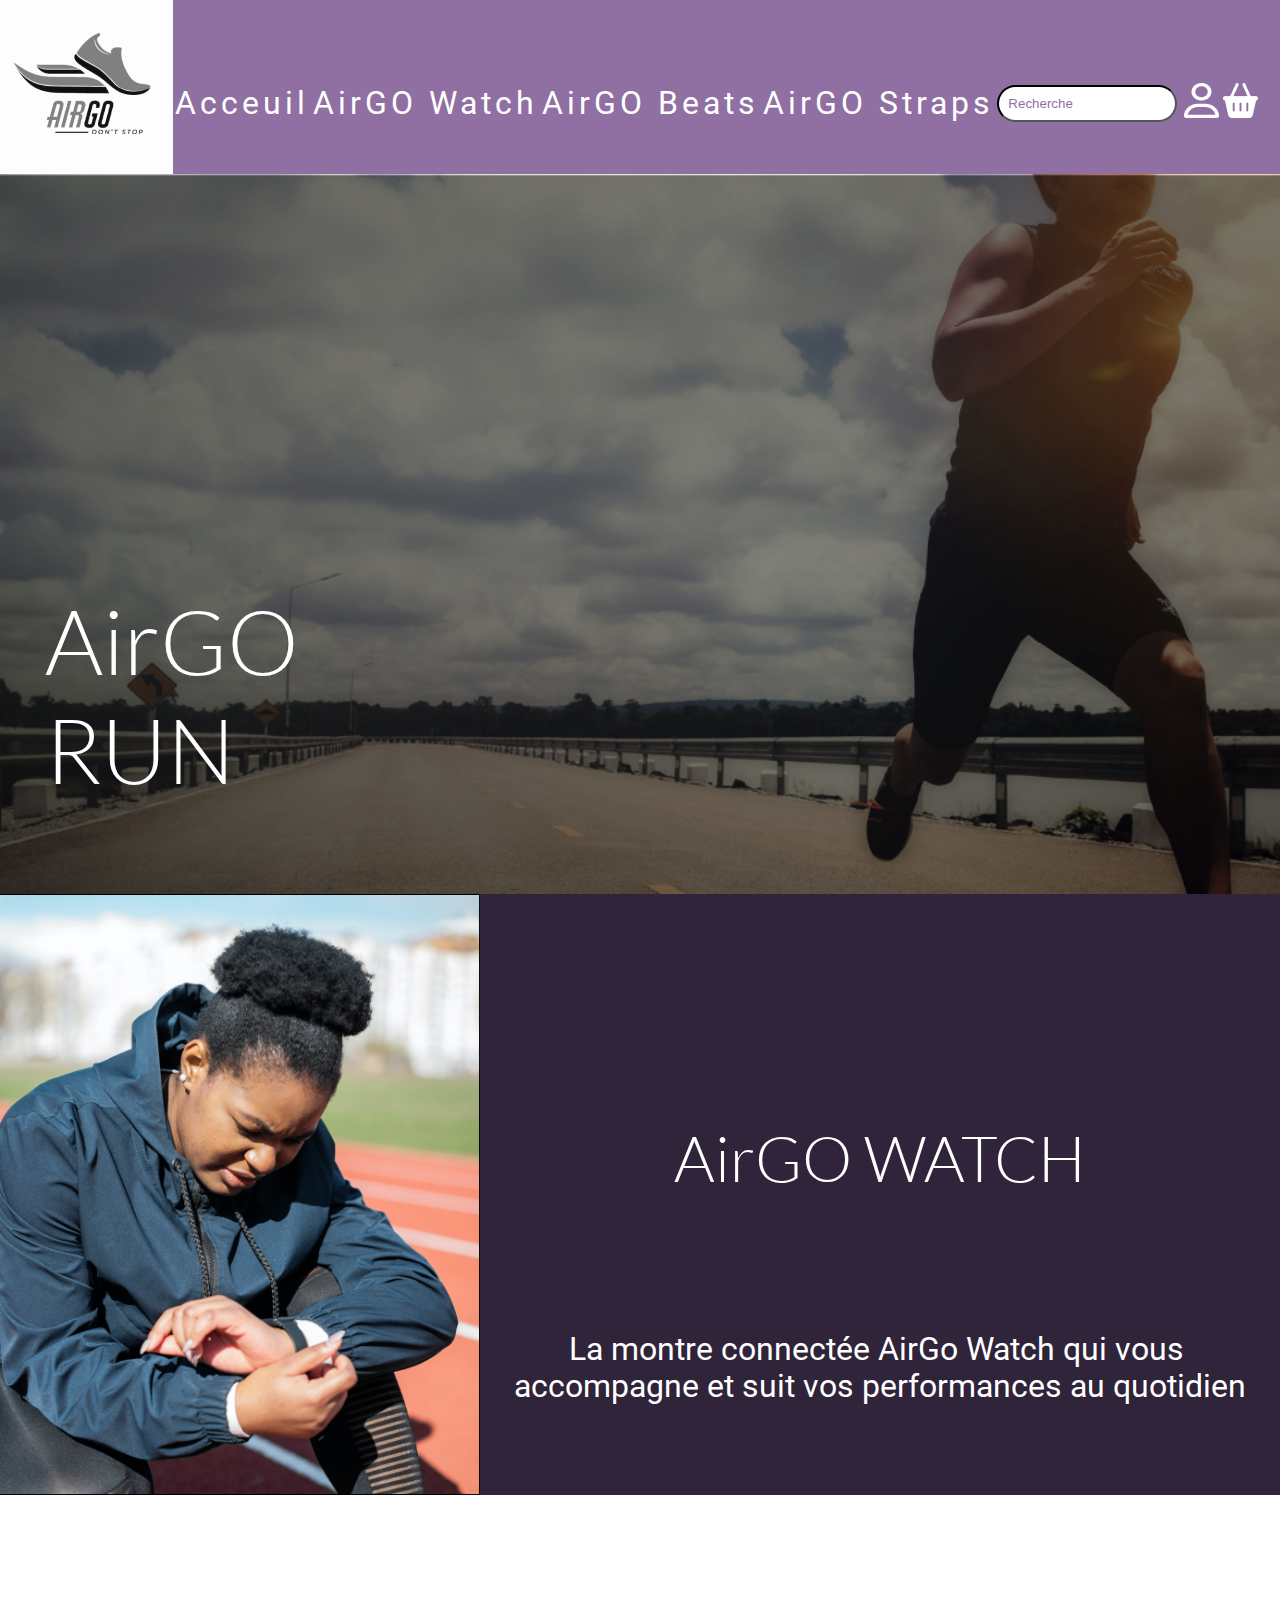
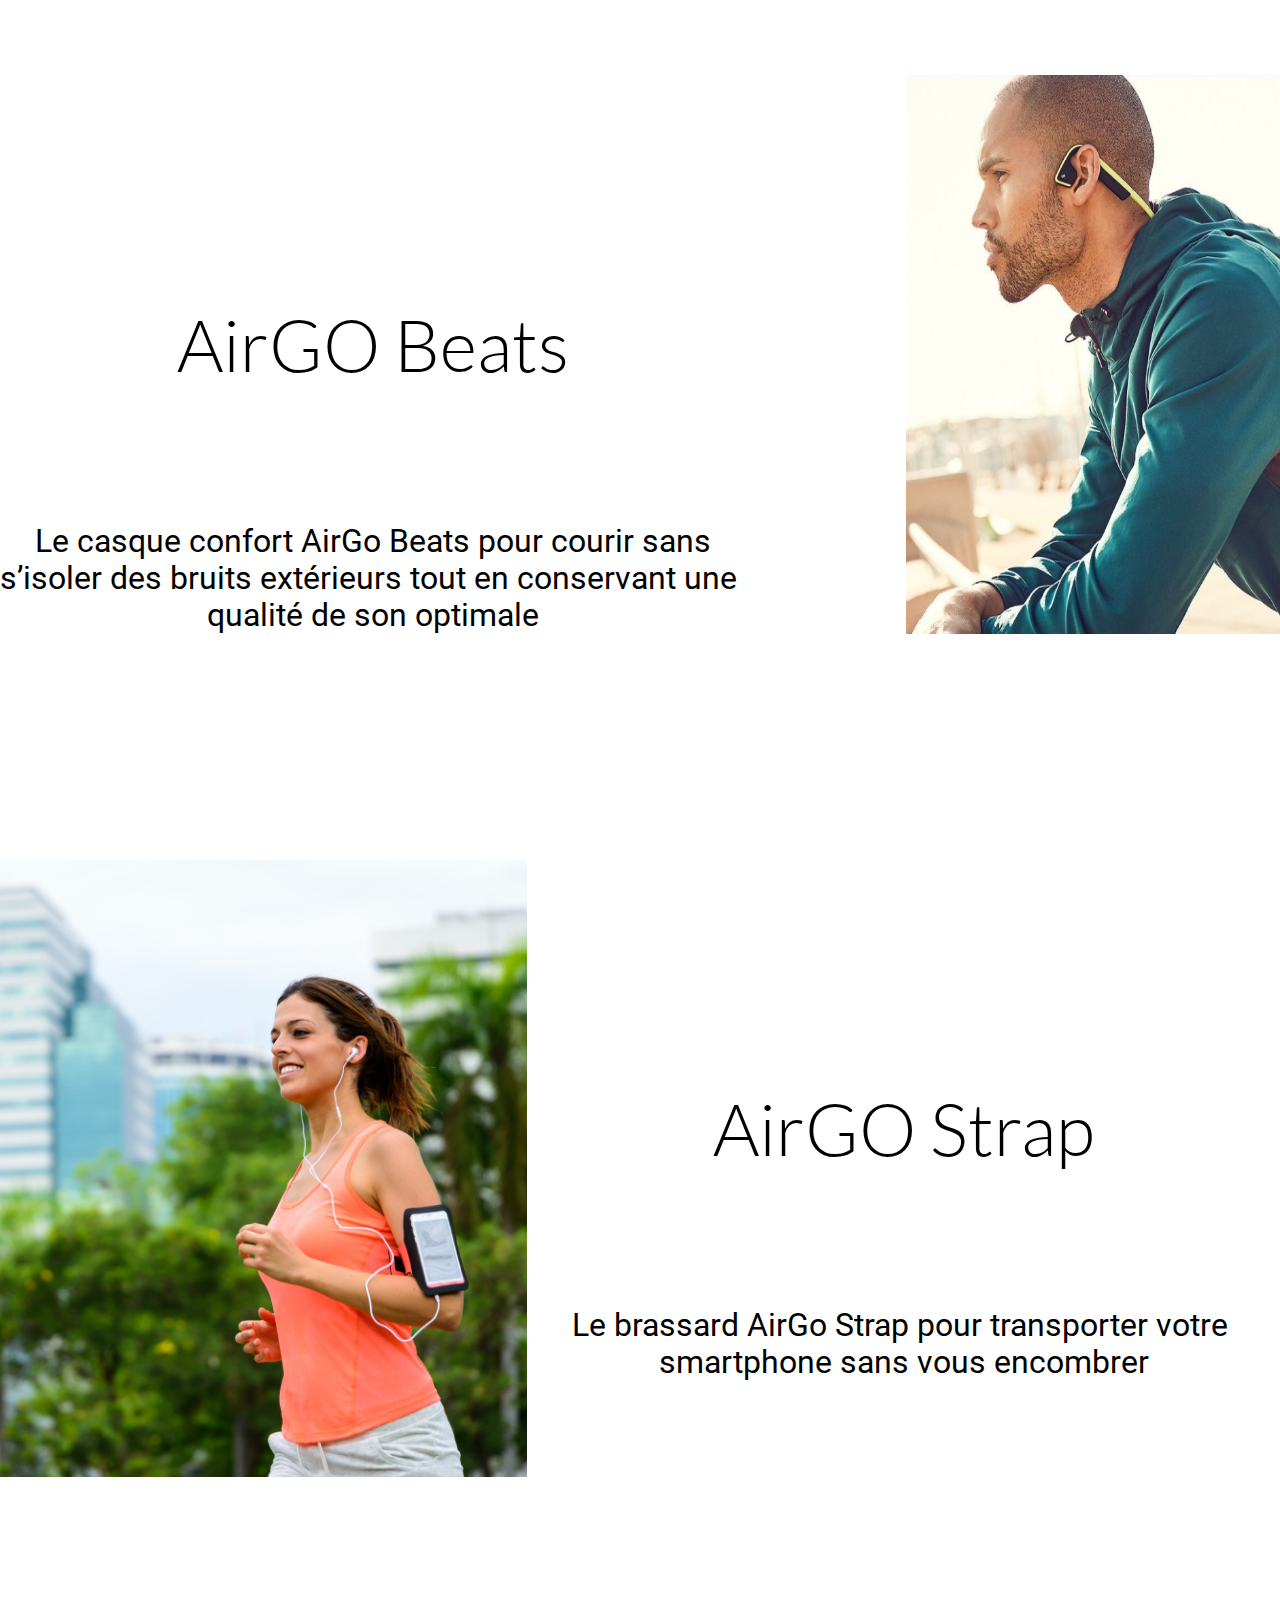
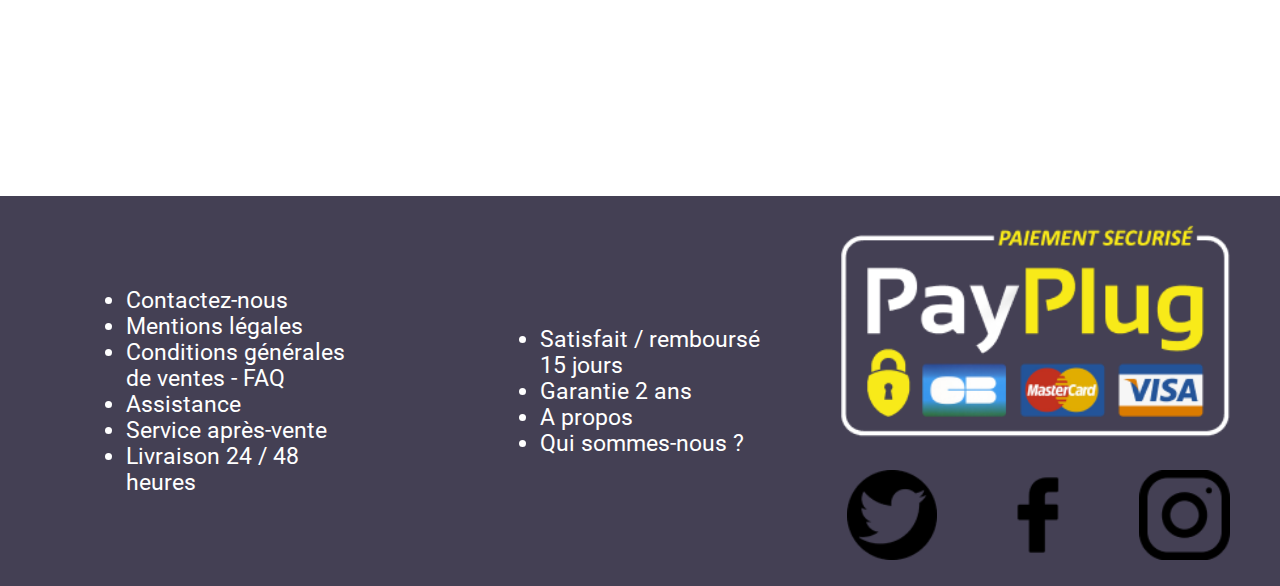
<file: index.html>
<!DOCTYPE html>
<html lang="en">

<head>
    <meta charset="UTF-8">
    <meta http-equiv="X-UA-Compatible" content="IE=edge">
    <meta name="viewport" content="width=device-width, initial-scale=1.0">
    <title>AirGo Run - Accueil</title>
    <link rel="stylesheet" href="style.css">
</head>

<body>
    <!--START HEADER-->
    <header>
        <div id="contheader-nav">
            <div id="div-logo">
                <img src="./static/image/Logo.png" alt="Logo AirGo Run">
            </div>

            <nav id="nav_header">
                <ul id="ul_navheader">
                    <a href="#" class="li-header">
                        <li class="btn-plain">Acceuil</li>
                    </a>
                    <a href="#" class="li-header">
                        <li class="btn-plain">AirGO Watch</li>
                    </a>
                    <a href="#" class="li-header">
                        <li class="btn-plain">AirGO Beats</li>
                    </a>
                    <a href="#" class="li-header">
                        <li class="btn-plain">AirGO Straps</li>
                    </a>
                    <input id="search" type="search" placeholder="Recherche">
                </ul>

            </nav>

            <div id="iconeheader">
                <div id="icn-user">
                    <a href="#"><img src="./static/image/icone.user.png" alt="icone utilisateur"></a>
                </div>
                <div id="icn-panier">
                    <a href="#"><img src="./static/image/icone.panier.png" alt="icone panier"></a>
                </div>
            </div>
        </div>
        <div id="img-header">
            <h1>
                <pre id="pre-h1">AirGO 
RUN</pre>
            </h1>
        </div>

        <nav id="resp">
            <hr>
            <hr>
            <hr>
            <ul id="men">
                <li>Accueil</li>
                <li>AirGO Watch</li>
                <li>AirGO Beats</li>
                <li>AirGO Straps</li>

            </ul>
        </nav>
    </header>

<!--END HEADER-->

<!--Start section sous header ( la première ) -->
    <section id="secta">
        <div id="div-lefta">
            <!-- La première image qui se trouve a gauche -->
            <img id="watcha" src="./static/image/airgowatch.accueil.png" alt="Présentations de montre">
        </div>
        <!-- le texte qui se trouve a gauche de l'image -->
        <div id="div-righta">
            <h2 id="h2a">AirGO WATCH</h2>
            <pre id="prea">La montre connectée AirGo Watch qui vous 
accompagne et suit vos performances au quotidien</pre>
        </div>

    </section>
    <section id="secta-bis">
        <pre id="prea-bis">La montre connectée AirGo Watch 
qui vous accompagne et suit vos 
performances au quotidien</pre>
    </section>
    <!--END Section A -->

    <section id="sectb">
        <div id="div-leftb">
<h2 id="h2b">AirGO Beats</h2>
<pre id="preb">Le casque confort AirGo Beats pour courir sans
s’isoler des bruits extérieurs tout en conservant une 
qualité de son optimale</pre>
        </div>
        <div id="div-rightb">
            <img id="img-size" src="./static/image/airgoBeats.accueil.png" alt="Casque de représentation">
        </div>
    </section>
    <section id="sectb-bis">
   <pre id="preb-bis">Le casque confort AirGo Beats 
   pour courir sans s’isoler des bruits 
  extérieurs tout en conservant une 
  qualité de son optimale</pre>
    </section>
    <section id="sectc">
        <div id="div-leftc">
<img id="img-sizec" src="./static/image/airGoStrap.accueil.png" alt="bracelet représentation">
        </div>
        <div id="rightc">
<h2 id="h2b">AirGO Strap</h2>
<pre id="prec">Le brassard AirGo Strap pour transporter votre 
smartphone sans vous encombrer</pre>
        </div>
    </section>
    <section id="sectc-bis">
        <pre id="prec-bis">La montre connectée AirGo Watch 
qui vous accompagne et suit vos 
performances au quotidien</pre>
    </section>

    <!--START FOOTER-->


    <footer id="footer_home">
         <div class="renseig">
            <ul class="ulfooter">
                <a href="#" class="a_footer"><li>Contactez-nous</li></a>
                <a href="#" class="a_footer"><li>Mentions légales</li></a>
                <a href="#" class="a_footer"><li>Conditions générales de ventes - FAQ</li></a>
                <a href="#" class="a_footer"><li>Assistance</li></a>
                <a href="#" class="a_footer"><li>Service après-vente</li></a>
                <a href="#" class="a_footer"><li>Livraison 24 / 48 heures</li></a>
            </ul>
         </div>
         <div class="renseig">
          <ul class="ulfooter">
            <a href="#" class="a_footer"><li>Satisfait / remboursé 15 jours</li></a>
            <a href="#" class="a_footer"><li>Garantie 2 ans</li></a>
            <a href="#" class="a_footer"><li>A propos</li></a>
            <a href="#" class="a_footer"><li>Qui sommes-nous ?</li></a>
          </ul>
         </div>
         <div id="logo">
            <img id="size_pay" src="./static/image/payplug.png" alt="image paiment de sécurité">
           <div id="icone_footer">
<img class="icone-footer" src="./static/image/twitter.png" alt="logo twitter">
<img class="icone-footer" src="./static/image/facebook.png" alt="logo facebook">
<img class="icone-footer" src="./static/image/instagram.png" alt="logo instagram">
           </div>
         </div>
    </footer>

    <!--END FOOTER-->
<script src="./script.js"></script>
</body>

</html>
</file>
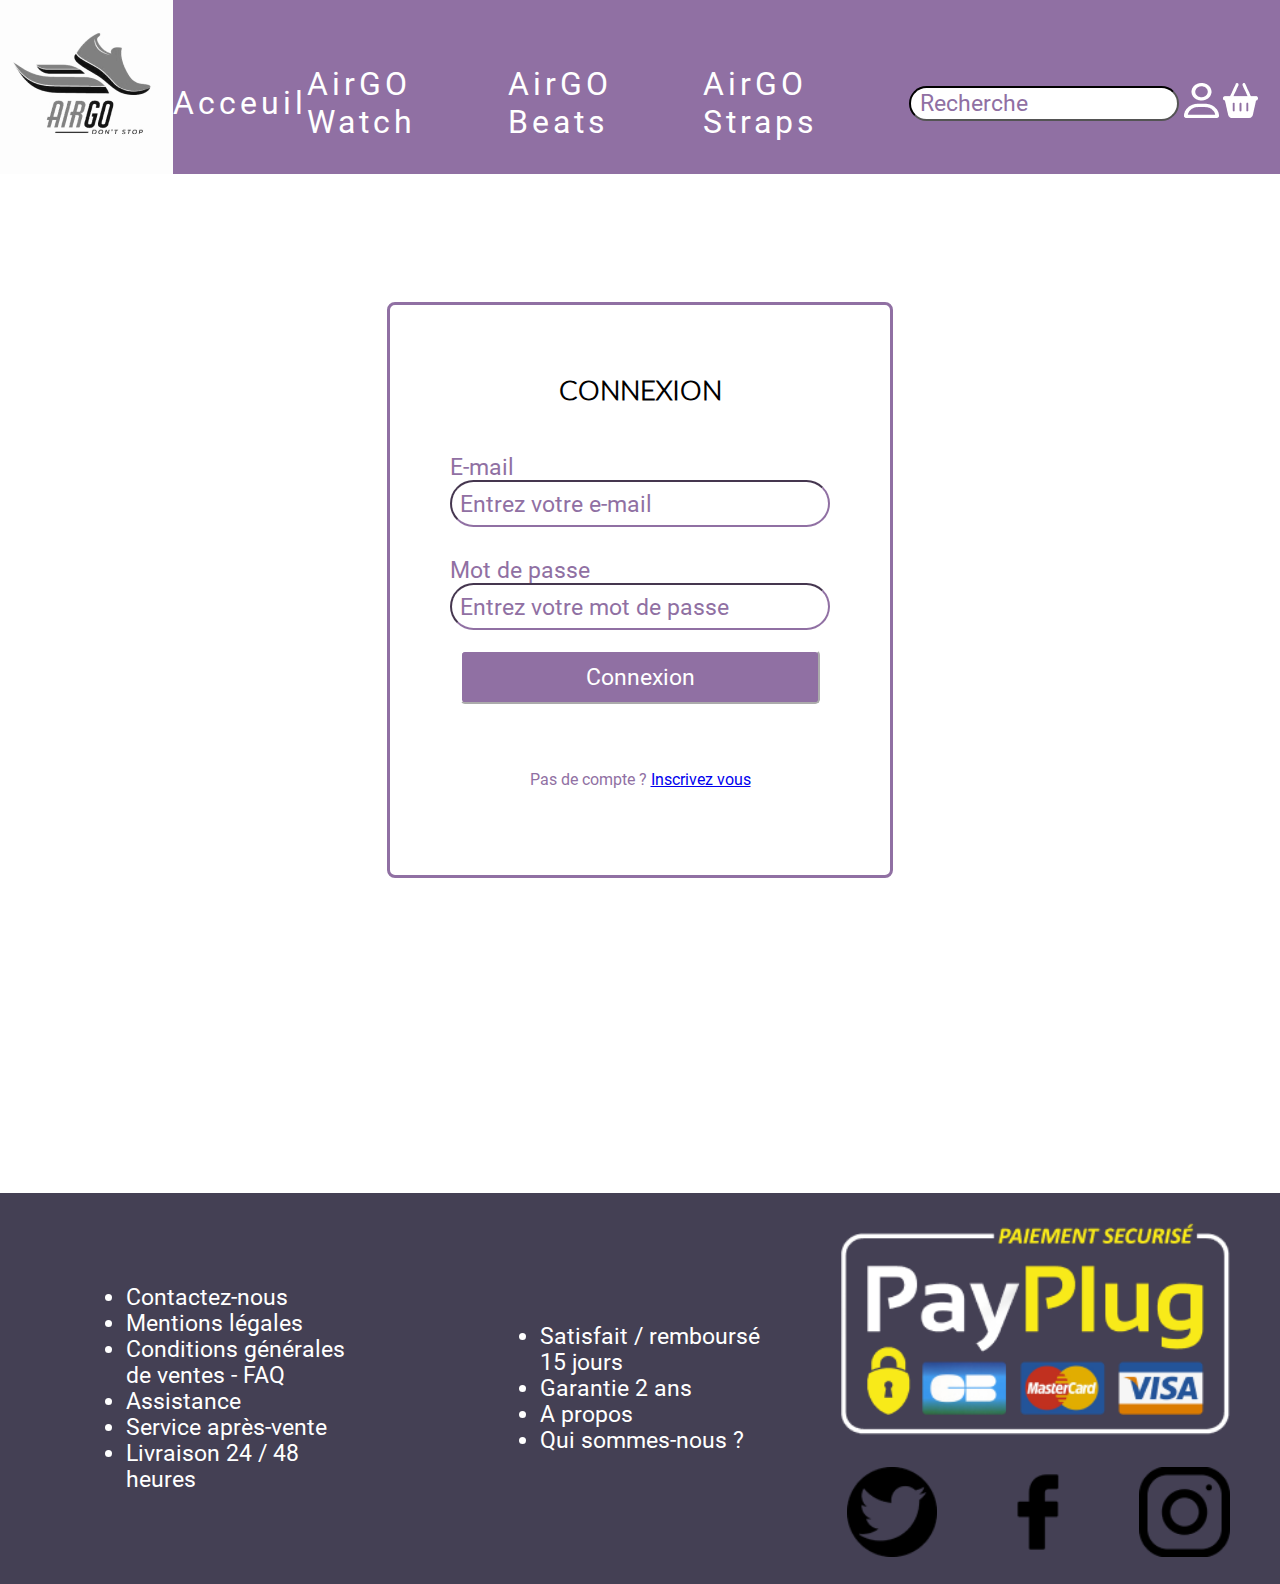
<file: static/page/login.html>
<!DOCTYPE html>
<html lang="en">
<head>
    <meta charset="UTF-8">
    <meta http-equiv="X-UA-Compatible" content="IE=edge">
    <meta name="viewport" content="width=device-width, initial-scale=1.0">
    <link rel="stylesheet" href="./css/login.css">
    <title>Connexion</title>
</head>
<body>
    <header>
        <div id="contheader-nav">
            <div id="div-logo">
                <img src="../image/Logo.png" alt="Logo AirGo Run">
            </div>
    
            <nav id="nav_header">
                <ul id="ul_navheader">
                    <a href="#" class="li-header">
                        <li class="btn-plain">Acceuil</li>
                    </a>
                    <a href="#" class="li-header">
                        <li class="btn-plain">AirGO Watch</li>
                    </a>
                    <a href="#" class="li-header">
                        <li class="btn-plain">AirGO Beats</li>
                    </a>
                    <a href="#" class="li-header">
                        <li class="btn-plain">AirGO Straps</li>
                    </a>
                    <input id="search" type="search" placeholder="Recherche">
                </ul>
    
            </nav>
    
            <div id="iconeheader">
                <div id="icn-user">
                    <a href="#"><img src="../image/icone.user.png" alt="icone utilisateur"></a>
                </div>
                <div id="icn-panier">
                    <a href="#"><img src="../image/icone.panier.png" alt="icone panier"></a>
                </div>
            </div>
        </div>
        <nav id="resp">
            <hr>
            <hr>
            <hr>
            <ul id="men">
                <li>Accueil</li>
                <li>AirGO Watch</li>
                <li>AirGO Beats</li>
                <li>AirGO Straps</li>

            </ul>
        </nav>
    </header>
         <!--end header-->

         <section id="secta">

            <form id="form-cont" action="" method="post">
                <div id="cont">
    <h1>CONNEXION</h1>
        <div class="divForm">
            <label for="email">E-mail</label>
            <input type="email" placeholder="Entrez votre e-mail" required>
            </div>
            <div class="divForm">
                <label for="password">Mot de passe </label>
                <input type="password" placeholder="Entrez votre mot de passe" required>
                </div>                

                <div id="divForm2">
                    <input id="sub" type="submit" required value="Connexion">
                    <p>Pas de compte ? <a href="#">Inscrivez vous</a></p>
                    </div>
    
                    </div>
            </form>
    
         </section>

              <!--START FOOTER-->


     <footer id="footer_home">
        <div class="renseig">
           <ul class="ulfooter">
               <a href="#" class="a_footer"><li>Contactez-nous</li></a>
               <a href="#" class="a_footer"><li>Mentions légales</li></a>
               <a href="#" class="a_footer"><li>Conditions générales de ventes - FAQ</li></a>
               <a href="#" class="a_footer"><li>Assistance</li></a>
               <a href="#" class="a_footer"><li>Service après-vente</li></a>
               <a href="#" class="a_footer"><li>Livraison 24 / 48 heures</li></a>
           </ul>
        </div>
        <div class="renseig">
         <ul class="ulfooter">
           <a href="#" class="a_footer"><li>Satisfait / remboursé 15 jours</li></a>
           <a href="#" class="a_footer"><li>Garantie 2 ans</li></a>
           <a href="#" class="a_footer"><li>A propos</li></a>
           <a href="#" class="a_footer"><li>Qui sommes-nous ?</li></a>
         </ul>
        </div>
        <div id="logo">
           <img id="size_pay" src="../image/payplug.png" alt="image paiment de sécurité">
          <div id="icone_footer">
<img class="icone-footer" src="../image/twitter.png" alt="logo twitter">
<img class="icone-footer" src="../image/facebook.png" alt="logo facebook">
<img class="icone-footer" src="../image/instagram.png" alt="logo instagram">
          </div>
        </div>
   </footer>
   
   <!--END FOOTER-->
   <script src="../../script.js"></script>
</body>
</html>
</file>
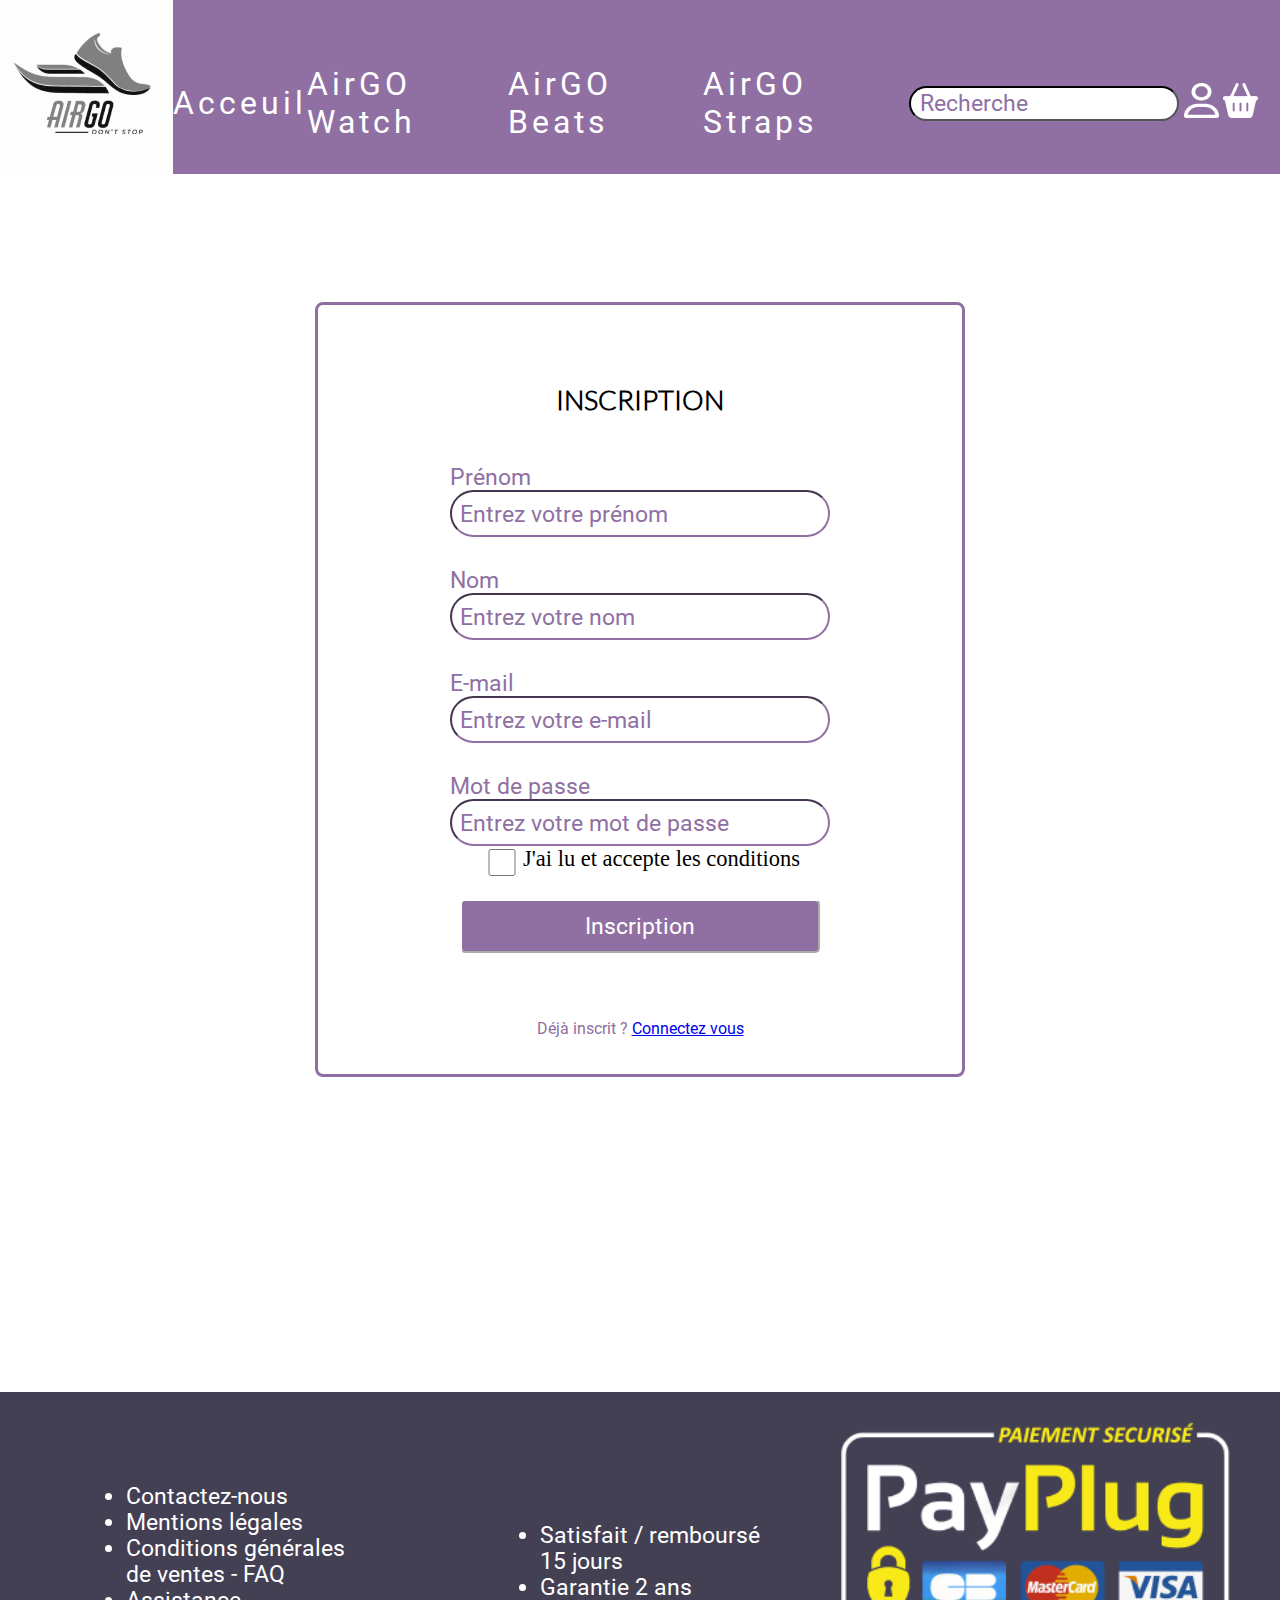
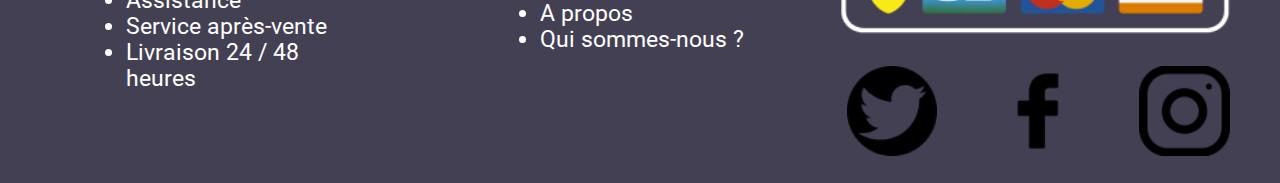
<file: static/page/register.html>
<!DOCTYPE html>
<html lang="en">
<head>
    <meta charset="UTF-8">
    <meta http-equiv="X-UA-Compatible" content="IE=edge">
    <meta name="viewport" content="width=device-width, initial-scale=1.0">
    <link rel="stylesheet" href="./css/register.css">
    <title>Inscription</title>
</head>
<body>

<header>
    <div id="contheader-nav">
        <div id="div-logo">
            <img src="../image/Logo.png" alt="Logo AirGo Run">
        </div>

        <nav id="nav_header">
            <ul id="ul_navheader">
                <a href="#" class="li-header">
                    <li class="btn-plain">Acceuil</li>
                </a>
                <a href="#" class="li-header">
                    <li class="btn-plain">AirGO Watch</li>
                </a>
                <a href="#" class="li-header">
                    <li class="btn-plain">AirGO Beats</li>
                </a>
                <a href="#" class="li-header">
                    <li class="btn-plain">AirGO Straps</li>
                </a>
                <input id="search" type="search" placeholder="Recherche">
            </ul>

        </nav>

        <div id="iconeheader">
            <div id="icn-user">
                <a href="#"><img src="../image/icone.user.png" alt="icone utilisateur"></a>
            </div>
            <div id="icn-panier">
                <a href="#"><img src="../image/icone.panier.png" alt="icone panier"></a>
            </div>
        </div>
    </div>
    <nav id="resp">
        <hr>
        <hr>
        <hr>
        <ul id="men">
            <li>Accueil</li>
            <li>AirGO Watch</li>
            <li>AirGO Beats</li>
            <li>AirGO Straps</li>

        </ul>
    </nav>
</header>
     <!--end header-->

     <section id="secta">

        <form id="form-cont" action="" method="post">
            <div id="cont">
                <h1>INSCRIPTION</h1>
                <div class="divForm">
    <label for="firstname">Prénom</label>
    <input type="text" placeholder="Entrez votre prénom" required>
    </div>
            <div class="divForm">
<label for="lastname">Nom</label>
<input type="text" placeholder="Entrez votre nom" required>
</div>

    <div class="divForm">
        <label for="email">E-mail</label>
        <input type="email" placeholder="Entrez votre e-mail" required>
        </div>
        <div class="divForm">
            <label for="password">Mot de passe </label>
            <input type="password" placeholder="Entrez votre mot de passe" required>
            </div>                
            <div id="div-check">
                    <label id="lab-check" for="checkbox">J'ai lu et accepte les conditions  </label>
                    <input type="checkbox" required>
                    </div>
            <div id="divForm2">
                <input id="sub" type="submit" required value="Inscription">
                <p>Déjà inscrit ? <a href="#">Connectez vous</a></p>
                </div>

                </div>
        </form>

     </section>

     <!--START FOOTER-->


     <footer id="footer_home">
        <div class="renseig">
           <ul class="ulfooter">
               <a href="#" class="a_footer"><li>Contactez-nous</li></a>
               <a href="#" class="a_footer"><li>Mentions légales</li></a>
               <a href="#" class="a_footer"><li>Conditions générales de ventes - FAQ</li></a>
               <a href="#" class="a_footer"><li>Assistance</li></a>
               <a href="#" class="a_footer"><li>Service après-vente</li></a>
               <a href="#" class="a_footer"><li>Livraison 24 / 48 heures</li></a>
           </ul>
        </div>
        <div class="renseig">
         <ul class="ulfooter">
           <a href="#" class="a_footer"><li>Satisfait / remboursé 15 jours</li></a>
           <a href="#" class="a_footer"><li>Garantie 2 ans</li></a>
           <a href="#" class="a_footer"><li>A propos</li></a>
           <a href="#" class="a_footer"><li>Qui sommes-nous ?</li></a>
         </ul>
        </div>
        <div id="logo">
           <img id="size_pay" src="../image/payplug.png" alt="image paiment de sécurité">
          <div id="icone_footer">
<img class="icone-footer" src="../image/twitter.png" alt="logo twitter">
<img class="icone-footer" src="../image/facebook.png" alt="logo facebook">
<img class="icone-footer" src="../image/instagram.png" alt="logo instagram">
          </div>
        </div>
   </footer>
   
   <!--END FOOTER-->
   <script src="../../script.js"></script>
</body>
</html>
</file>
<file: style.css>
@font-face {
    font-family: "roboto";
    src: url("./static/font/Roboto/Roboto-Regular.ttf")format(truetype);
}

@font-face {
    font-family: "lato";
    src: url("./static/font/Lato/Lato-Light.ttf")format(truetype);
}
html{
    --res: calc(0.01 * 10vmin)
}
body{
    margin:0;
}

/* START HEADER */

#contheader-nav{
    background-color: #9070A3;
    display: flex;
    justify-content: space-around;
    width: 100%;
}
#nav_header{
    width: 100%;
}

#ul_navheader{
    display: flex;
    justify-content: space-around;
    height: 100%;
    align-items: center;
    width: 100%;
    padding-left: 0;
}
.li-header{
    font-size: calc(36 * var(--res));
    font-family: "roboto";
    text-decoration: none;
    list-style: none;
    color: #ffff;
    letter-spacing: 4px;

}
#div-logo{
    display: flex;
    justify-content: start;

}
#iconeheader{
    width: 10%;
    display: flex;
    align-items: center; 
}
#icn-user{
    margin:calc(5 * var(--res));
    height: calc(10*var(--res));
}
#icn-panier{
    height: calc(10*var(--res));
}
#search{
    border-radius: 2.5rem;
    border-color: #000;
    padding: calc(10 * var(--res));
    width: calc(200 * var(--res));
}
input::placeholder{
    color: #9070A3;
}

.btn-plain:hover{
border-bottom-style: solid;
border-color: #fff;
}

#img-header{
    background-image: url(./static/image/img.header.png);
    background-repeat: no-repeat;
    background-size: cover;
    height: calc(800 * var(--res));
    display: flex;
    justify-content: start;
    align-items: end;
}
h1{
    margin:0;
}
#pre-h1{
    font-family: "lato";
    font-size: calc(100 * var(--res));
    color: #fff;
    margin-left: calc(50 * var(--res));
    font-weight: lighter;
}
/* END HEADER */

#div-lefta{
    width: 60%;
}
#div-righta{
    background-color: #2F243A;
    width: 100%;
}
#secta{
    display: flex;
    width: 100%;
}
#secta-bis{
    display: none;
}
#h2a{
    text-align: center;
    font-family: "lato";
    font-size: calc(70 * var(--res));
    color:#fff;
    margin-top: calc(250 * var(--res));
    font-weight: lighter;
}
#prea{
    text-align: center;
    font-size: calc(35 * var(--res));
    font-family: "roboto";
    color:#fff;
    margin-top: calc(150 * var(--res));
    margin-bottom: 0;
}
#watcha{
    height: 100%;
    width: 100%;
}

#sectb{
    display: flex;
    width: 100%;
    margin-top: calc(200 * var(--res));
}
#sectb-bis{
    display: none;
}
#div-rightb{
    display: flex;
    justify-content: end ;
    width: 100%;
}
#div-leftb{
    width: 100%;

}

#h2b{
    
        text-align: center;
        font-family: "lato";
        font-size: calc(80 * var(--res));
        color:#000;
        margin-top: calc(250 * var(--res));
        font-weight: lighter;


}
#preb{
    text-align: center;
    font-size: calc(35 * var(--res));
    font-family: "roboto";
    color:#000;
    margin-top: calc(150 * var(--res));
    margin-bottom: 0;

}
#img-size{
width: 70%;
height: 100%;
}


#sectc{
display: flex;
margin-top: calc(250 * var(--res));

}
#sectc-bis{
    display: none;
}

#h2c{
    text-align: center;
    font-family: "lato";
    font-size: calc(70 * var(--res));
    color:#000;
    /* margin-top: calc(250 * var(--res)); */
    font-weight: lighter;
}

#prec{
    text-align: center;
    font-size: calc(35 * var(--res));
    font-family: "roboto";
    color:#000;
    margin-top: calc(150 * var(--res));
    margin-bottom: 0;
}
#div-leftc{
width: 70%;
}
#rightc{
    width: 100%;
}
#img-sizec{
    width: 100%;
}
/*
Start footer
*/
#footer_home{
    display: flex;
    background-color:#444054 ;
    width: 100%;
    margin-top: calc(350 * var(--res));
}
.ulfooter{
    margin: 0;
    display: block;
    padding: calc(50* var(--res));
    margin-left: calc(90 * var(--res));
}
.renseig{
width: 100%;
display: flex;
align-items: center;
}
.a_footer{
    color: #fff;
    font-family: "roboto";
    font-size: calc(25 * var(--res));
    text-decoration: none;
}
#logo{
    width: 100%;
text-align: right;
}
.icone-footer{
    height: calc(100* var(--res));
    margin-right: calc(55 * var(--res));
    margin-top: calc(25 * var(--res));
    margin-bottom: calc(25 * var(--res));
}
#size_pay{
    height: calc(250 * var(--res));
    margin-top: calc(25 * var(--res));
    margin-right: calc(40 * var(--res));
}
#logo-burg{
    display: none;
}
/*end header*/

#resp{
    width:100% ;
    background-color: #9070A3;
    padding-top: 15px;
    padding-bottom: 16px;
    display: none;
    animation: fade 0.5s;
}
#resp hr{
    border-radius: 2px;
    height: 4px;
    width: 26px;
    border: 0px;
    background-color: antiquewhite;
    margin: 5px 5px;
    text-align: right;
}

#resp ul{
    display: none;
    padding-inline-start: 0px;
    margin: 0;
}

#resp ul li{
    text-align: center;
    width: 60%;
    margin: 0 auto;
    font-family: sans-serif;
    list-style: none;
    padding: 10px 3px;
    color: antiquewhite;
    font-weight: bold;
    transition: color 0.5s, background-color 0.5s;
}
#resp ul li:hover{
    color: #9070A3;
    background-color: antiquewhite;
}
@keyframes fadein {
    0% {
        height: 0px;
        opacity: 0;
    }

    100% {
        height:190px;
        opacity: 1;
    }
}
@keyframes fadeout {
    0% {
        opacity: 1;
        height:190px;
    }

    100% {
        opacity: 0;
        height: 0px;
    }
}
@media screen and (max-width: 960px) {
    #resp{
        display: block;
        text-align: -moz-right;   
    }
    #contheader-nav, #iconeheader, #img-header, #prea, #preb, #prec{
        display: none;
    }
    #secta-bis{
        display: block;
        color: #9070A3;
        font-size: calc(45*var(--res));
        text-align: center;
    }
    #prea-bis{
        font-family: "roboto";
    }
    #sectb-bis{
        display: block;
        color: #fff;
        font-size: calc(45*var(--res));
        text-align: center;
        background-color: #9070A3;
padding-top: 15px;
padding-bottom: 15px;
        width: 100%;
    }
    #preb-bis{
        font-family: "roboto";
        margin: 0;
        width: 100%;
    }
    #sectc-bis{
        display: block;
        color: #9070A3;
        font-size: calc(45*var(--res));
        text-align: center;
    }
    #prec-bis{
        font-family: "roboto";
    }
    #div-righta{
        display: flex;
        align-items: center;
        justify-content: center;
       }
       #h2a{
        margin: 0;
       }
       #div-leftb{
        display: flex;
        align-items: center;
        justify-content: center;
       }
       #h2b{
        margin: 0;
       }
       #h2c{
        margin: 0;
       }
       #rightc{
        display: flex;
        align-items: center;
        justify-content: center;
       }
       #footer_home{
        display: flex;
        flex-wrap: wrap;
       }
}
</file>
<file: static/page/css/login.css>
@font-face {
    font-family: "roboto";
    src: url("../../font/Roboto/Roboto-Regular.ttf")format(truetype);
}

@font-face {
    font-family: "lato";
    src: url("../../font/Lato/Lato-Light.ttf")format(truetype);
}
html{
    --res: calc(0.01 * 10vmin)
}
body{
    margin:0;
}

/* START HEADER */

#contheader-nav{
    background-color: #9070A3;
    display: flex;
    justify-content: space-around;
    width: 100%;
}
#nav_header{
    width: 100%;
}

#ul_navheader{
    display: flex;
    justify-content: space-around;
    height: 100%;
    align-items: center;
    width: 100%;
    padding-left: 0;
}
.li-header{
    font-size: calc(36 * var(--res));
    font-family: "roboto";
    text-decoration: none;
    list-style: none;
    color: #ffff;
    letter-spacing: 4px;
}
#div-logo{
    display: flex;
    justify-content: start;

}
#iconeheader{
    width: 10%;
    display: flex;
    align-items: center; 

}
#icn-user{
    margin:calc(5 * var(--res));
    height: calc(10*var(--res));
}
#icn-panier{
    height: calc(10*var(--res));
}
#search{
    border-radius: 2.5rem;
    border-color: #000;
    padding: calc(10 * var(--res));
    width: calc(300 * var(--res));
    height: 35px;
}
input::placeholder{
    color: #9070A3;
    font-size: calc(25*var(--res));
}

.btn-plain:hover{
border-bottom-style: solid;
border-color: #fff;
}
input{
    border-radius: calc(80*var(--res));
    border-color: #9070A3;
    border-width: 2px;
    width: calc(400 * var(--res));
    color:#9070A3;
    padding: 8px;
    font-family: "roboto";
    height: calc(30*var(--res));
    font-size: calc(25*var(--res));
    }
    label{
        margin-top: 30px;
        font-size: calc(25*var(--res));
    }
    #lab-check{
        margin: 0;
        position: relative;
        right: calc(180*var(--res));
    }
    #sub{
        height: calc(60*var(--res));
        border-radius: 0.3rem;
        color: #fff;
        background-color: #9070A3;
        border-color: #fff;
        margin-bottom: 50px;
        font-size: calc(25*var(--res));
        cursor: pointer;
    }
    #form-register{
    text-align: center;
    width: 100%;
    }
    #div-check{
        display: flex;
        flex-direction: row-reverse;
    }
    .divForm{
    display: flex;
    flex-direction: column;
    color: #9070A3;
    font-family: "roboto";
    
    
    }
    #divForm2{
        display: flex;
        flex-direction: column;
        color: #9070A3;
        font-family: "roboto";
        margin: 20px;
        align-items: center;
    }
    #form-cont{
    display: flex;
    align-items: center;
    flex-direction: column;
    
    }
    #cont{
        border-radius: 0.5rem;
        border-style: solid;
        border-width: 3px;
        border-color: #9070A3;
        margin-top: 8rem;
        display: flex;
    align-items: center;
    flex-direction: column;
    padding: 50px;
    }

h1{
    font-family: "lato";
    font-size: calc(30*var(--res));
}
/*Start footer*/

#footer_home{
    display: flex;
    background-color:#444054 ;
    width: 100%;
    margin-top: calc(350 * var(--res));

}
.ulfooter{
    margin: 0;
    display: block;
    padding: calc(50* var(--res));
    margin-left: calc(90 * var(--res));
}
.renseig{
width: 100%;
display: flex;
align-items: center;
}
.a_footer{
    color: #fff;
    font-family: "roboto";
    font-size: calc(25 * var(--res));
    text-decoration: none;
}
#logo{
    width: 100%;
text-align: right;
}
.icone-footer{
    height: calc(100* var(--res));
    margin-right: calc(55 * var(--res));
    margin-top: calc(25 * var(--res));
    margin-bottom: calc(25 * var(--res));
}
#size_pay{
    height: calc(250 * var(--res));
    margin-top: calc(25 * var(--res));
    margin-right: calc(40 * var(--res));
}
/* end footer*/
#resp{
    width:100% ;
    background-color: #9070A3;
    padding-top: 15px;
    padding-bottom: 16px;
    display: none;
    animation: fade 0.5s;
}
#resp hr{
    border-radius: 2px;
    height: 4px;
    width: 26px;
    border: 0px;
    background-color: antiquewhite;
    margin: 5px 5px;
    text-align: right;
}

#resp ul{
    display: none;
    padding-inline-start: 0px;
    margin: 0;
}

#resp ul li{
    text-align: center;
    width: 60%;
    margin: 0 auto;
    font-family: sans-serif;
    list-style: none;
    padding: 10px 3px;
    color: antiquewhite;
    font-weight: bold;
    transition: color 0.5s, background-color 0.5s;
}
#resp ul li:hover{
    color: #9070A3;
    background-color: antiquewhite;
}
@keyframes fadein {
    0% {
        height: 0px;
        opacity: 0;
    }

    100% {
        height:190px;
        opacity: 1;
    }
}
@keyframes fadeout {
    0% {
        opacity: 1;
        height:190px;
    }

    100% {
        opacity: 0;
        height: 0px;
    }
}
@media screen and (max-width: 960px) {
    #resp{
        display: block;
        text-align: -moz-right;   
    }
    #contheader-nav, #iconeheader, #img-header, #prea, #preb, #prec{
        display: none;
    }

       #footer_home{
        display: flex;
        flex-wrap: wrap;
       }
}
</file>
<file: static/page/css/register.css>
@font-face {
    font-family: "roboto";
    src: url("../../font/Roboto/Roboto-Regular.ttf")format(truetype);
}

@font-face {
    font-family: "lato";
    src: url("../../font/Lato/Lato-Light.ttf")format(truetype);
}
html{
    --res: calc(0.01 * 10vmin)
}
body{
    margin:0;
}

/* START HEADER */

#contheader-nav{
    background-color: #9070A3;
    display: flex;
    justify-content: space-around;
    width: 100%;
}
#nav_header{
    width: 100%;
}

#ul_navheader{
    display: flex;
    justify-content: space-around;
    height: 100%;
    align-items: center;
    width: 100%;
    padding-left: 0;
}
.li-header{
    font-size: calc(36 * var(--res));
    font-family: "roboto";
    text-decoration: none;
    list-style: none;
    color: #ffff;
    letter-spacing: 4px;
}
#div-logo{
    display: flex;
    justify-content: start;

}
#iconeheader{
    width: 10%;
    display: flex;
    align-items: center; 

}
#icn-user{
    margin:calc(5 * var(--res));
    height: calc(10*var(--res));
}
#icn-panier{
    height: calc(10*var(--res));
}
#search{
    border-radius: 2.5rem;
    border-color: #000;
    padding: calc(10 * var(--res));
    width: calc(300 * var(--res));
    height: 35px;
}
/*END HEADER*/
input::placeholder{
    color: #9070A3;
    font-size: calc(25*var(--res));
}

.btn-plain:hover{
border-bottom-style: solid;
border-color: #fff;
}
input{
border-radius: calc(80*var(--res));
border-color: #9070A3;
border-width: 2px;
width: calc(400 * var(--res));
color:#9070A3;
padding: 8px;
font-family: "roboto";
height: calc(30*var(--res));
font-size: calc(25*var(--res));
}
label{
    margin-top: 30px;
    font-size: calc(25*var(--res));
}
#lab-check{
    margin: 0;
    position: relative;
    right: calc(180*var(--res));
}
#sub{
    height: calc(60*var(--res));
    border-radius: 0.3rem;
    color: #fff;
    background-color: #9070A3;
    border-color: #fff;
    margin-bottom: 50px;
    font-size: calc(25*var(--res));
    cursor: pointer;
}
#form-register{
text-align: center;
width: 100%;
}
#div-check{
    display: flex;
    flex-direction: row-reverse;
}
.divForm{
display: flex;
flex-direction: column;
color: #9070A3;
font-family: "roboto";


}
#divForm2{
    display: flex;
    flex-direction: column;
    color: #9070A3;
    font-family: "roboto";
    margin: 20px;
    align-items: center;
    }
#form-cont{
display: flex;
align-items: center;
flex-direction: column;

}
#cont{
    border-radius: 0.5rem;
    border-style: solid;
    border-width: 3px;
    border-color: #9070A3;
    margin-top: 8rem;
    display: flex;
align-items: center;
flex-direction: column;
}
h1{
    padding-top: 60px;
        font-family: "lato";
        font-size: calc(30*var(--res));
}
/*Start footer*/

#footer_home{
    display: flex;
    background-color:#444054 ;
    width: 100%;
    margin-top: calc(350 * var(--res));

}
.ulfooter{
    margin: 0;
    display: block;
    padding: calc(50* var(--res));
    margin-left: calc(90 * var(--res));
}
.renseig{
width: 100%;
display: flex;
align-items: center;
}
.a_footer{
    color: #fff;
    font-family: "roboto";
    font-size: calc(25 * var(--res));
    text-decoration: none;
}
#logo{
    width: 100%;
text-align: right;
}
.icone-footer{
    height: calc(100* var(--res));
    margin-right: calc(55 * var(--res));
    margin-top: calc(25 * var(--res));
    margin-bottom: calc(25 * var(--res));
}
#size_pay{
    height: calc(250 * var(--res));
    margin-top: calc(25 * var(--res));
    margin-right: calc(40 * var(--res));
}
/* end footer*/
#resp{
    width:100% ;
    background-color: #9070A3;
    padding-top: 15px;
    padding-bottom: 16px;
    display: none;
    animation: fade 0.5s;
}
#resp hr{
    border-radius: 2px;
    height: 4px;
    width: 26px;
    border: 0px;
    background-color: antiquewhite;
    margin: 5px 5px;
    text-align: right;
}

#resp ul{
    display: none;
    padding-inline-start: 0px;
    margin: 0;
}

#resp ul li{
    text-align: center;
    width: 60%;
    margin: 0 auto;
    font-family: sans-serif;
    list-style: none;
    padding: 10px 3px;
    color: antiquewhite;
    font-weight: bold;
    transition: color 0.5s, background-color 0.5s;
}
#resp ul li:hover{
    color: #9070A3;
    background-color: antiquewhite;
}
@keyframes fadein {
    0% {
        height: 0px;
        opacity: 0;
    }

    100% {
        height:190px;
        opacity: 1;
    }
}
@keyframes fadeout {
    0% {
        opacity: 1;
        height:190px;
    }

    100% {
        opacity: 0;
        height: 0px;
    }
}
@media screen and (max-width: 960px) {
    #resp{
        display: block;
        text-align: -moz-right;   
    }
    #contheader-nav, #iconeheader, #img-header, #prea, #preb, #prec{
        display: none;
    }
  
       #footer_home{
        display: flex;
        flex-wrap: wrap;
       }
}
</file>
